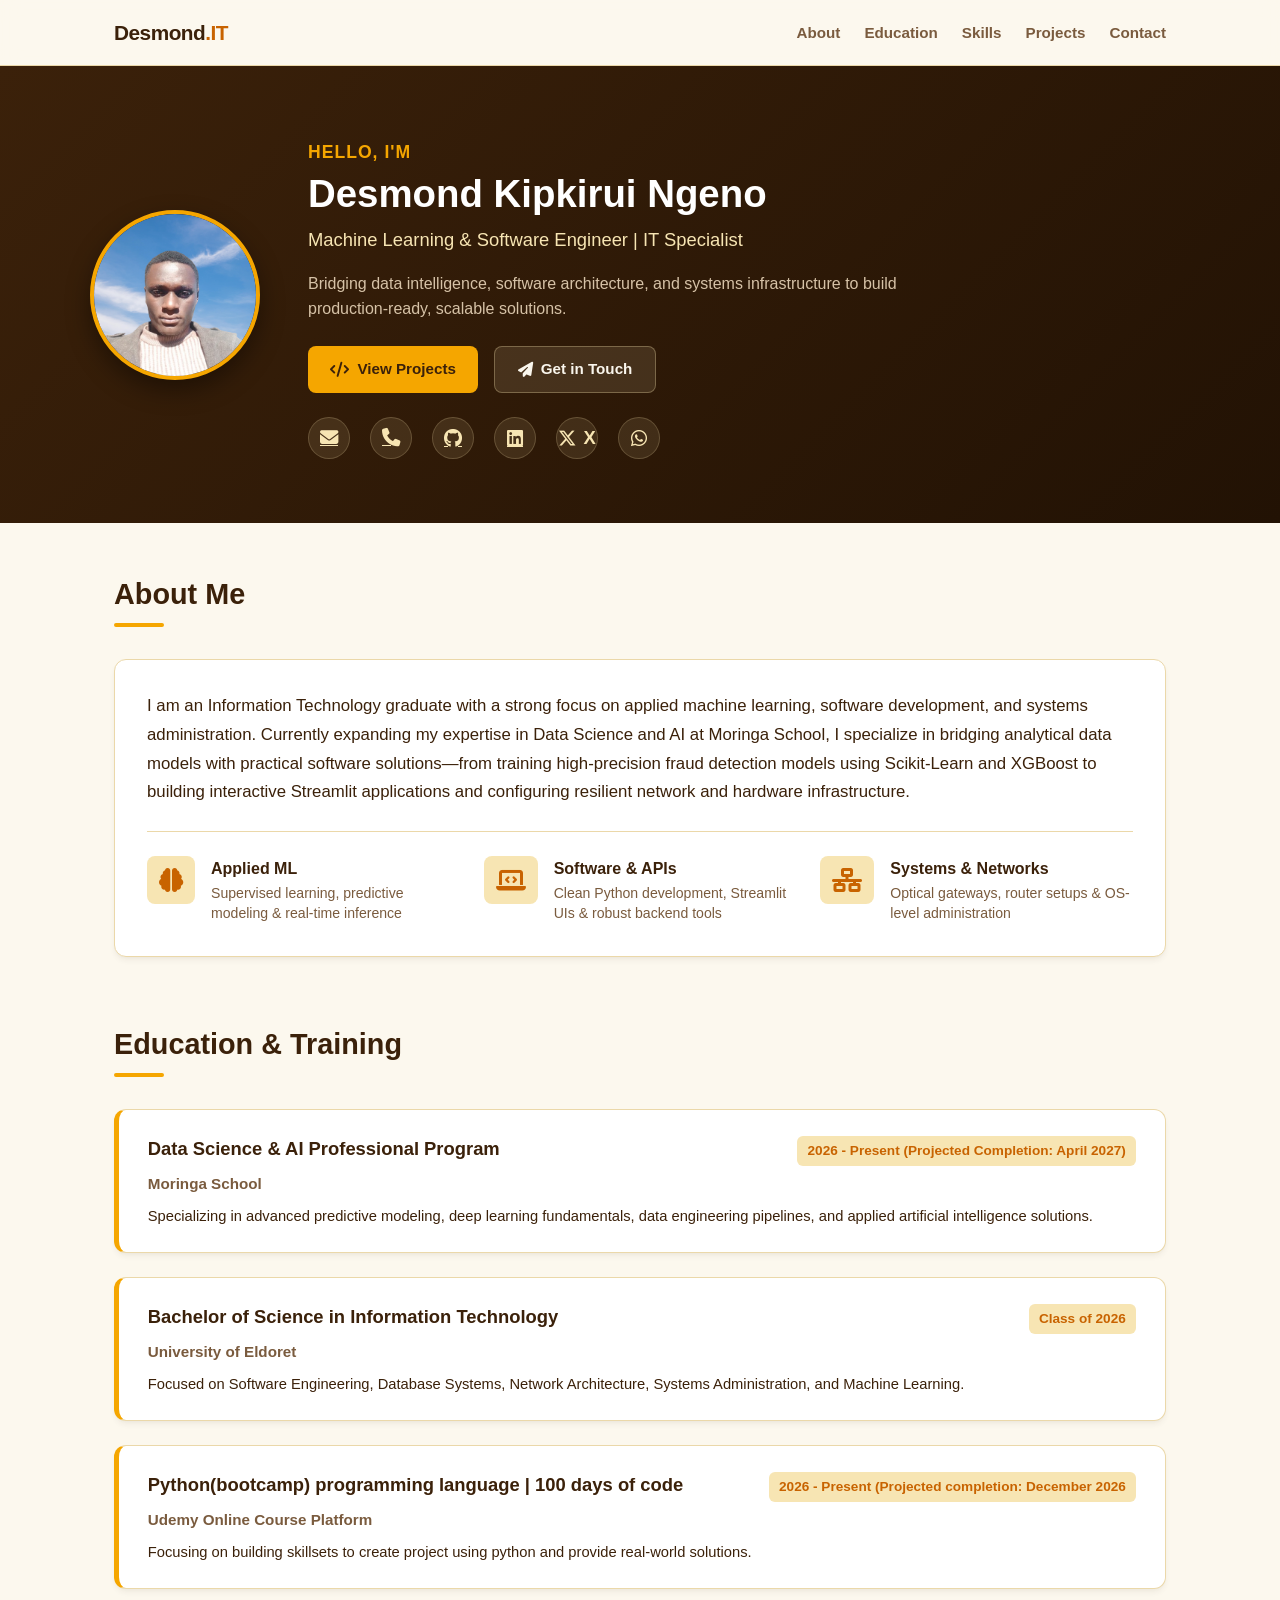
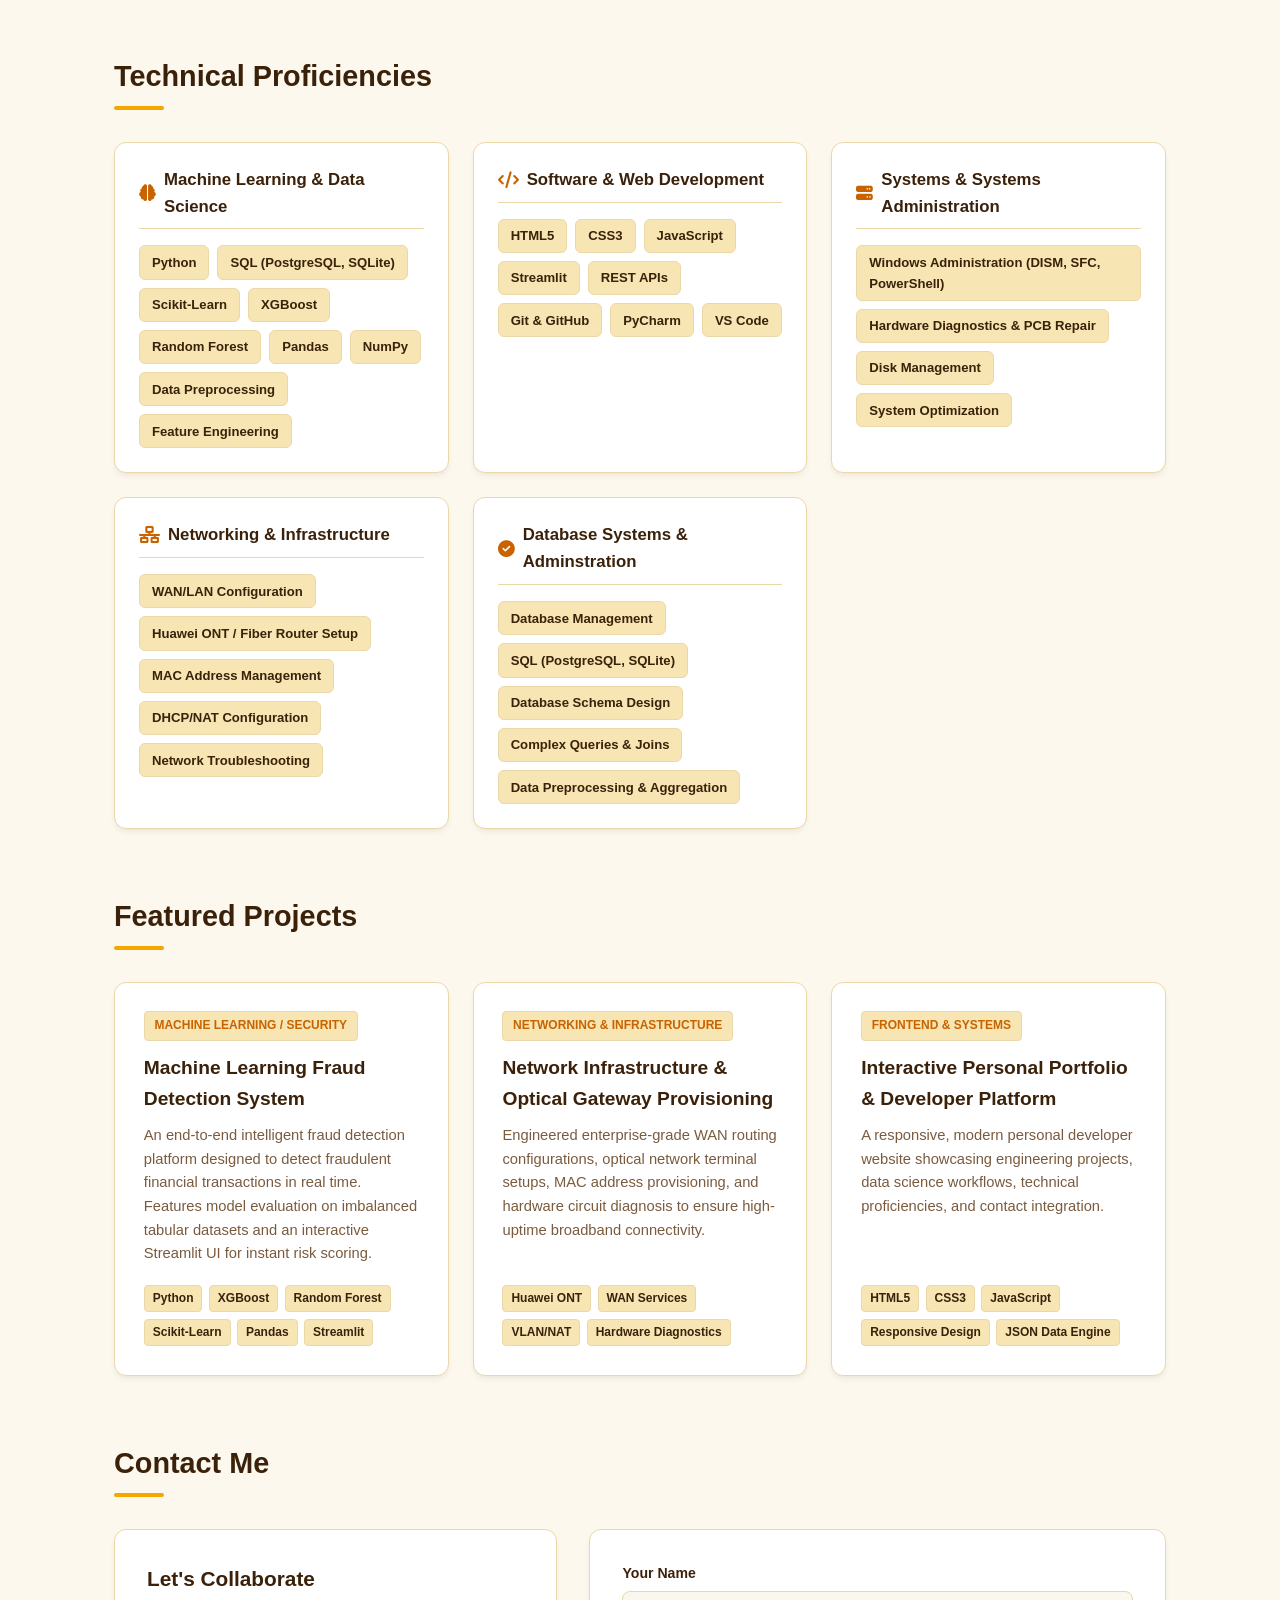
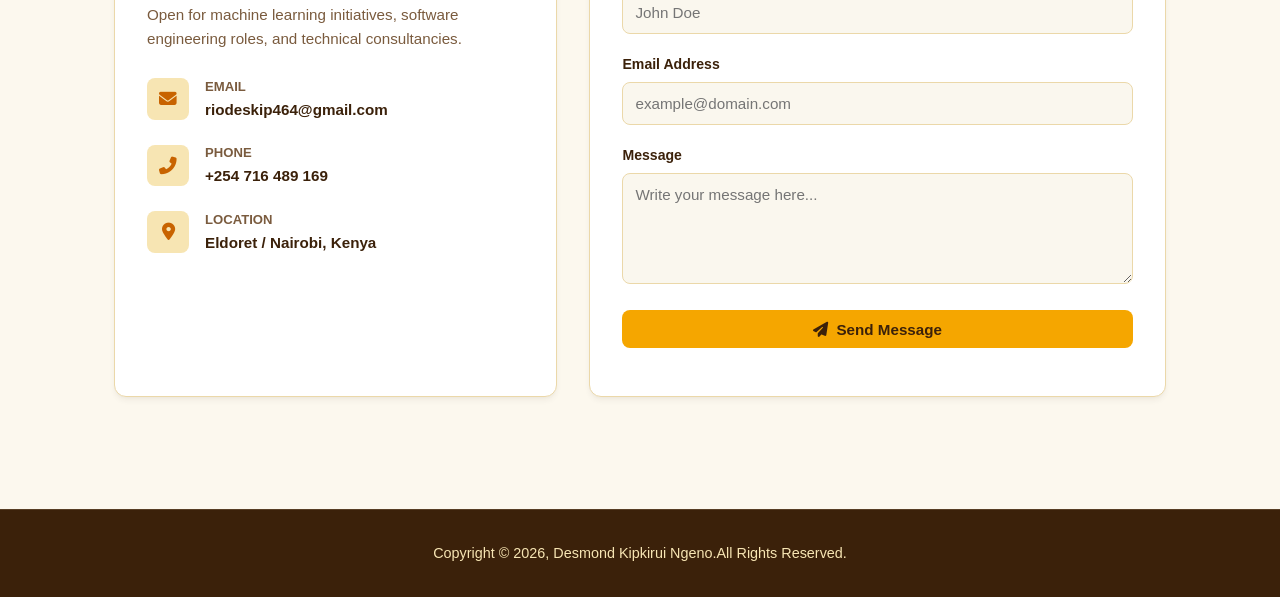
<file: index.html>
<!DOCTYPE html>
<html lang="en">
<head>
    <meta charset="UTF-8">
    <meta name="google8200dbfe7b9eb76c.html">
    <meta name="viewport" content="width=device-width, initial-scale=1.0">
    <title>Desmond Kipkirui Ngeno | Portfolio</title>
    <link rel="stylesheet" href="styles.css">
    <link rel="stylesheet" href="https://cdnjs.cloudflare.com/ajax/libs/font-awesome/6.4.0/css/all.min.css">
    <link rel="icon" type="image/png" href="favicon1.jpg">
    <script defer src="script.js"></script>
</head>
<body>
    <nav class="navbar">
        <div class="nav-container">
            <a href="#" class="nav-logo">Desmond<span>.IT</span></a>
            <ul class="nav-links">
                <li><a href="#about" class="nav-btn nav-btn-about">About</a></li>
                <li><a href="#education" class="nav-btn nav-btn-education">Education</a></li>
                <li><a href="#skills" class="nav-btn nav-btn-skills">Skills</a></li>
                <li><a href="#projects" class="nav-btn nav-btn-projects">Projects</a></li>
                <li><a href="#contact" class="nav-btn nav-btn-contact">Contact</a></li>
            </ul>
            <div class="nav-toggle" id="mobile-menu">
                <i class="fas fa-bars"></i>
            </div>
        </div>
    </nav>

    <header class="hero">
        <div class="hero-container">
            <div class="profile-wrapper">
                <img src="riodes.png" alt="Desmond Kipkirui Ngeno" class="profile-image">
            </div>
            <div class="hero-content">
                <p class="hero-intro">Hello, I'm</p>
                <h1 class="hero-name">Desmond Kipkirui Ngeno</h1>
                <h2 class="hero-title">Machine Learning & Software Engineer | IT Specialist</h2>
                <p class="hero-tagline">
                    Bridging data intelligence, software architecture, and systems infrastructure to build production-ready, scalable solutions.
                </p>
                <div class="hero-cta">
                    <a href="#projects" class="btn btn-primary"><i class="fas fa-code"></i> View Projects</a>
                    <a href="#contact" class="btn btn-secondary"><i class="fas fa-paper-plane"></i> Get in Touch</a>
                </div>
                <div class="hero-socials">
                    <a href="mailto:riodeskip464@gmail.com" title="Email"><i class="fas fa-envelope"></i></a>
                    <a href="tel:+254716489169" title="Phone"><i class="fas fa-phone"></i></a>
                    <a href="https://github.com/Riodes7" target="_blank" rel="noopener noreferrer" title="GitHub"><i class="fab fa-github"></i></a>
                    <a href="https://www.linkedin.com/in/riodes-kipkirui-00b726313" target="_blank" rel="noopener noreferrer" title="LinkedIn"><i class="fab fa-linkedin"></i></a>
                    <a href="https://x.com/KipkiruiRiodes" target="_blank" rel="noopener noreferrer" class="social-btn">
                        <i class="fab fa-x-twitter"></i> X
                    </a>
                    <a href="https://wa.me/254716489169" target="_blank" rel="noopener noreferrer" class="social-btn">
                        <i class="fab fa-whatsapp"></i>
                    </a>
                </div>
            </div>
        </div>
    </header>

    <main class="main-content">
        <!-- About Section -->
        <section id="about" class="section">
            <div class="section-title">
                <h2>About Me</h2>
                <div class="underline"></div>
            </div>
            <div class="about-card">
                <p id="about-text">
                    Loading bio...
                </p>
                <div class="about-highlights">
                    <div class="highlight-item">
                        <i class="fas fa-brain"></i>
                        <div>
                            <h4>Applied ML</h4>
                            <p>Supervised learning, predictive modeling & real-time inference</p>
                        </div>
                    </div>
                    <div class="highlight-item">
                        <i class="fas fa-laptop-code"></i>
                        <div>
                            <h4>Software & APIs</h4>
                            <p>Clean Python development, Streamlit UIs & robust backend tools</p>
                        </div>
                    </div>
                    <div class="highlight-item">
                        <i class="fas fa-network-wired"></i>
                        <div>
                            <h4>Systems & Networks</h4>
                            <p>Optical gateways, router setups & OS-level administration</p>
                        </div>
                    </div>
                </div>
            </div>
        </section>

        <!-- Education & Continuous Learning Section -->
        <section id="education" class="section">
            <div class="section-title">
                <h2>Education & Training</h2>
                <div class="underline"></div>
            </div>
            <div class="education-timeline" id="education-container">
                <!-- Dynamically loaded via data.json or fallback -->
            </div>
        </section>

        <!-- Technical Skills Section -->
        <section id="skills" class="section">
            <div class="section-title">
                <h2>Technical Proficiencies</h2>
                <div class="underline"></div>
            </div>
            <div class="skills-grid" id="skills-container">
                <!-- Dynamic categories loaded via data.json -->
            </div>
        </section>

        <!-- Projects Section -->
        <section id="projects" class="section">
            <div class="section-title">
                <h2>Featured Projects</h2>
                <div class="underline"></div>
            </div>
            <div class="projects-grid" id="projects-container">
                <!-- Dynamic project cards loaded via data.json -->
            </div>
        </section>

        <!-- Contact Section -->
        <section id="contact" class="section">
            <div class="section-title">
                <h2>Contact Me</h2>
                <div class="underline"></div>
            </div>
            <div class="contact-wrapper">
                <div class="contact-info">
                    <h3>Let's Collaborate</h3>
                    <p>Open for machine learning initiatives, software engineering roles, and technical consultancies.</p>
                    <div class="info-list">
                        <div class="info-item">
                            <i class="fas fa-envelope"></i>
                            <div>
                                <strong>Email</strong>
                                <a href="mailto:riodeskip464@gmail.com">riodeskip464@gmail.com</a>
                            </div>
                        </div>
                        <div class="info-item">
                            <i class="fas fa-phone-alt"></i>
                            <div>
                                <strong>Phone</strong>
                                <a href="tel:+254716489169">+254 716 489 169</a>
                            </div>
                        </div>
                        <div class="info-item">
                            <i class="fas fa-map-marker-alt"></i>
                            <div>
                                <strong>Location</strong>
                                <span>Eldoret / Nairobi, Kenya</span>
                            </div>
                        </div>
                    </div>
                </div>

                <form id="contact-form" class="contact-form">
                    <div class="form-group">
                        <label for="name">Your Name</label>
                        <input type="text" id="name" placeholder="John Doe" required>
                    </div>
                    <div class="form-group">
                        <label for="email">Email Address</label>
                        <input type="email" id="email" placeholder="example@domain.com" required>
                    </div>
                    <div class="form-group">
                        <label for="message">Message</label>
                        <textarea id="message" rows="5" placeholder="Write your message here..." required></textarea>
                    </div>
                    <button type="submit" class="btn btn-primary btn-block">
                        <i class="fas fa-paper-plane"></i> Send Message
                    </button>
                    <p id="form-status" class="form-status"></p>
                </form>
            </div>
        </section>
    </main>

    <footer>
        <div class="footer-container">
            <p>Copyright &copy; 2026, Desmond Kipkirui Ngeno.All Rights Reserved.</p>
        </div>
    </footer>
</body>
</html>
</file>
<file: styles.css>
:root {
    /* Palette Mappings */
    --palette-cream: #F7E5B3;
    --palette-gold: #F5A600;
    --palette-rust: #C86300;
    --palette-espresso: #3B210A;

    /* Semantic Variables */
    --primary: #F5A600;
    --primary-dark: #C86300;
    --primary-light: #F7E5B3;
    --secondary: #3B210A;
    --accent: #C86300;

    --bg-main: #FCF8EE;
    --card-bg: #FFFFFF;
    --text-main: #3B210A;
    --text-muted: #7A5B3E;
    --border-color: #EBD8A9;

    --radius: 12px;
    --shadow: 0 4px 6px -1px rgba(59, 33, 10, 0.06), 0 2px 4px -2px rgba(59, 33, 10, 0.04);
    --shadow-hover: 0 12px 20px -3px rgba(59, 33, 10, 0.12), 0 4px 6px -4px rgba(59, 33, 10, 0.06);
    --transition: all 0.25s ease-in-out;
}

* {
    margin: 0;
    padding: 0;
    box-sizing: border-box;
    font-family: -apple-system, BlinkMacSystemFont, 'Segoe UI', Roboto, Helvetica, Arial, sans-serif;
}

html {
    scroll-behavior: smooth;
}

body {
    background-color: var(--bg-main);
    color: var(--text-main);
    line-height: 1.6;
}

/* Navbar */
.navbar {
    position: sticky;
    top: 0;
    background: rgba(252, 248, 238, 0.95);
    backdrop-filter: blur(10px);
    border-bottom: 1px solid var(--border-color);
    z-index: 1000;
}

.nav-container {
    max-width: 1100px;
    margin: 0 auto;
    padding: 1rem 1.5rem;
    display: flex;
    justify-content: space-between;
    align-items: center;
}

.nav-logo {
    font-size: 1.3rem;
    font-weight: 700;
    color: var(--secondary);
    text-decoration: none;
    letter-spacing: -0.5px;
}

.nav-logo span {
    color: var(--primary-dark);
}

.nav-links {
    display: flex;
    list-style: none;
    gap: 1.5rem;
    align-items: center;
}

.nav-links li a {
    text-decoration: none;
    color: var(--text-muted);
    font-weight: 600;
    font-size: 0.95rem;
    transition: var(--transition);
}

.nav-links li a:hover {
    color: var(--primary-dark);
}

.nav-toggle {
    display: none;
    cursor: pointer;
    font-size: 1.25rem;
    color: var(--secondary);
}

/* Hero Section */
.hero {
    background: linear-gradient(135deg, #3B210A 0%, #221204 100%);
    color: #FAF6ED;
    padding: 4.5rem 1.5rem 4rem;
}

.hero-container {
    max-width: 1100px;
    margin: 0 auto;
    display: flex;
    align-items: center;
    gap: 3rem;
    flex-wrap: wrap;
}

.profile-wrapper {
    flex-shrink: 0;
}

.profile-image {
    width: 170px;
    height: 170px;
    border-radius: 50%;
    object-fit: cover;
    border: 4px solid var(--palette-gold);
    box-shadow: 0 10px 25px rgba(0, 0, 0, 0.4);
}

.hero-content {
    flex: 1;
    min-width: 280px;
}

.hero-intro {
    color: var(--palette-gold);
    font-size: 1.1rem;
    font-weight: 700;
    margin-bottom: 0.3rem;
    text-transform: uppercase;
    letter-spacing: 1px;
}

.hero-name {
    font-size: 2.4rem;
    font-weight: 800;
    line-height: 1.2;
    margin-bottom: 0.5rem;
    color: #FFFFFF;
}

.hero-title {
    font-size: 1.15rem;
    font-weight: 500;
    color: var(--palette-cream);
    margin-bottom: 1rem;
}

.hero-tagline {
    font-size: 1rem;
    color: #D6C2A7;
    max-width: 620px;
    margin-bottom: 1.5rem;
}

.hero-cta {
    display: flex;
    gap: 1rem;
    margin-bottom: 1.5rem;
    flex-wrap: wrap;
}

.btn {
    display: inline-flex;
    align-items: center;
    gap: 0.5rem;
    padding: 0.65rem 1.4rem;
    border-radius: 8px;
    font-weight: 600;
    font-size: 0.95rem;
    text-decoration: none;
    transition: var(--transition);
    border: none;
    cursor: pointer;
}

.btn-primary {
    background-color: var(--palette-gold);
    color: var(--palette-espresso);
}

.btn-primary:hover {
    background-color: #E09800;
    color: #FFFFFF;
    transform: translateY(-2px);
}

.btn-secondary {
    background-color: rgba(247, 229, 179, 0.12);
    color: #FAF6ED;
    border: 1px solid rgba(247, 229, 179, 0.3);
}

.btn-secondary:hover {
    background-color: rgba(247, 229, 179, 0.22);
    border-color: var(--palette-gold);
    transform: translateY(-2px);
}

.hero-socials {
    display: flex;
    gap: 1.25rem;
}

.hero-socials a {
    display: inline-flex;
    align-items: center;
    justify-content: center;
    width: 42px;
    height: 42px;
    border-radius: 50%;
    background: rgba(247, 229, 179, 0.1);
    border: 1px solid rgba(247, 229, 179, 0.2);
    color: var(--palette-cream);
    font-size: 1.15rem;
    transition: var(--transition);
}

.hero-socials a:hover {
    background: var(--palette-gold);
    color: var(--palette-espresso);
    border-color: var(--palette-gold);
    transform: translateY(-3px);
    box-shadow: 0 4px 12px rgba(245, 166, 0, 0.4);
}

/* Main Content & Sections */
.main-content {
    max-width: 1100px;
    margin: 0 auto;
    padding: 3rem 1.5rem;
}

.section {
    margin-bottom: 4rem;
}

.section-title {
    margin-bottom: 2rem;
}

.section-title h2 {
    font-size: 1.8rem;
    font-weight: 800;
    color: var(--secondary);
}

.section-title .underline {
    width: 50px;
    height: 4px;
    background: var(--primary);
    border-radius: 2px;
    margin-top: 0.4rem;
}

/* About Card */
.about-card {
    background: var(--card-bg);
    border: 1px solid var(--border-color);
    border-radius: var(--radius);
    padding: 2rem;
    box-shadow: var(--shadow);
}

.about-card p {
    font-size: 1.05rem;
    color: var(--text-main);
    line-height: 1.7;
    margin-bottom: 1.5rem;
}

.about-highlights {
    display: grid;
    grid-template-columns: repeat(auto-fit, minmax(240px, 1fr));
    gap: 1.5rem;
    margin-top: 1.5rem;
    border-top: 1px solid var(--border-color);
    padding-top: 1.5rem;
}

.highlight-item {
    display: flex;
    align-items: flex-start;
    gap: 1rem;
}

.highlight-item i {
    font-size: 1.5rem;
    color: var(--palette-rust);
    background: var(--palette-cream);
    padding: 0.75rem;
    border-radius: 8px;
}

.highlight-item h4 {
    font-size: 1rem;
    color: var(--secondary);
    margin-bottom: 0.2rem;
}

.highlight-item p {
    font-size: 0.88rem;
    color: var(--text-muted);
    margin: 0;
    line-height: 1.4;
}

/* Education Timeline */
.education-timeline {
    display: flex;
    flex-direction: column;
    gap: 1.5rem;
}

.edu-card {
    background: var(--card-bg);
    border: 1px solid var(--border-color);
    border-left: 5px solid var(--palette-gold);
    border-radius: var(--radius);
    padding: 1.5rem 1.8rem;
    box-shadow: var(--shadow);
    transition: var(--transition);
}

.edu-card:hover {
    box-shadow: var(--shadow-hover);
    transform: translateY(-2px);
}

.edu-header {
    display: flex;
    justify-content: space-between;
    align-items: baseline;
    flex-wrap: wrap;
    margin-bottom: 0.4rem;
}

.edu-degree {
    font-size: 1.15rem;
    font-weight: 700;
    color: var(--secondary);
}

.edu-period {
    font-size: 0.85rem;
    font-weight: 700;
    color: var(--palette-rust);
    background: var(--palette-cream);
    padding: 0.25rem 0.65rem;
    border-radius: 6px;
}

.edu-institution {
    font-size: 0.95rem;
    font-weight: 600;
    color: var(--text-muted);
    margin-bottom: 0.5rem;
}

.edu-details {
    font-size: 0.92rem;
    color: var(--text-main);
}

/* Skills Grid */
.skills-grid {
    display: grid;
    grid-template-columns: repeat(auto-fit, minmax(280px, 1fr));
    gap: 1.5rem;
}

.skill-category-card {
    background: var(--card-bg);
    border: 1px solid var(--border-color);
    border-radius: var(--radius);
    padding: 1.5rem;
    box-shadow: var(--shadow);
}

.skill-category-card h3 {
    font-size: 1.05rem;
    color: var(--secondary);
    margin-bottom: 1rem;
    border-bottom: 1px solid var(--border-color);
    padding-bottom: 0.5rem;
    display: flex;
    align-items: center;
    gap: 0.5rem;
}

.skill-category-card h3 i {
    color: var(--palette-rust);
}

.tags-list {
    display: flex;
    flex-wrap: wrap;
    gap: 0.5rem;
}

.tag {
    background: var(--palette-cream);
    color: var(--palette-espresso);
    font-size: 0.82rem;
    font-weight: 600;
    padding: 0.35rem 0.75rem;
    border-radius: 6px;
    border: 1px solid #EBD8A9;
}

/* Projects Grid */
.projects-grid {
    display: grid;
    grid-template-columns: repeat(auto-fit, minmax(320px, 1fr));
    gap: 1.5rem;
}

.project-card {
    background: var(--card-bg);
    border: 1px solid var(--border-color);
    border-radius: var(--radius);
    padding: 1.8rem;
    box-shadow: var(--shadow);
    display: flex;
    flex-direction: column;
    transition: var(--transition);
}

.project-card:hover {
    box-shadow: var(--shadow-hover);
    transform: translateY(-3px);
}

.project-badge {
    align-self: flex-start;
    font-size: 0.75rem;
    font-weight: 700;
    text-transform: uppercase;
    background: var(--palette-cream);
    color: var(--palette-rust);
    padding: 0.25rem 0.6rem;
    border-radius: 4px;
    margin-bottom: 0.8rem;
    border: 1px solid #EBD8A9;
}

.project-card h3 {
    font-size: 1.2rem;
    color: var(--secondary);
    margin-bottom: 0.6rem;
}

.project-card p {
    font-size: 0.92rem;
    color: var(--text-muted);
    flex-grow: 1;
    margin-bottom: 1.2rem;
    line-height: 1.6;
}

.project-tech {
    display: flex;
    flex-wrap: wrap;
    gap: 0.4rem;
    margin-top: auto;
}

.project-tech span {
    font-size: 0.75rem;
    background: var(--palette-cream);
    border: 1px solid #EBD8A9;
    color: var(--palette-espresso);
    padding: 0.2rem 0.5rem;
    border-radius: 4px;
    font-weight: 600;
}

/* Contact Wrapper */
.contact-wrapper {
    display: grid;
    grid-template-columns: 1fr 1.3fr;
    gap: 2rem;
}

.contact-info {
    background: var(--card-bg);
    border: 1px solid var(--border-color);
    border-radius: var(--radius);
    padding: 2rem;
    box-shadow: var(--shadow);
}

.contact-info h3 {
    font-size: 1.3rem;
    color: var(--secondary);
    margin-bottom: 0.5rem;
}

.contact-info > p {
    color: var(--text-muted);
    font-size: 0.95rem;
    margin-bottom: 1.5rem;
}

.info-list {
    display: flex;
    flex-direction: column;
    gap: 1.25rem;
}

.info-item {
    display: flex;
    align-items: center;
    gap: 1rem;
}

.info-item i {
    font-size: 1.1rem;
    color: var(--palette-rust);
    background: var(--palette-cream);
    padding: 0.75rem;
    border-radius: 8px;
    min-width: 42px;
    text-align: center;
}

.info-item strong {
    display: block;
    font-size: 0.82rem;
    text-transform: uppercase;
    color: var(--text-muted);
}

.info-item a, .info-item span {
    color: var(--text-main);
    text-decoration: none;
    font-weight: 600;
    font-size: 0.95rem;
}

.info-item a:hover {
    color: var(--palette-rust);
}

.social-links-block {
    margin-top: 1.5rem;
    padding-top: 1.2rem;
    border-top: 1px solid var(--border-color);
}

.social-links-block h4 {
    font-size: 0.95rem;
    color: var(--secondary);
    margin-bottom: 0.8rem;
    font-weight: 600;
}

.social-buttons {
    display: flex;
    flex-wrap: wrap;
    gap: 0.6rem;
}

.social-btn {
    display: inline-flex;
    align-items: center;
    gap: 0.45rem;
    padding: 0.45rem 0.85rem;
    border-radius: 6px;
    background: var(--palette-cream);
    border: 1px solid var(--border-color);
    color: var(--palette-espresso);
    text-decoration: none;
    font-size: 0.82rem;
    font-weight: 600;
    transition: var(--transition);
}

.social-btn:hover {
    background: var(--palette-gold);
    color: var(--palette-espresso);
    border-color: var(--palette-gold);
    transform: translateY(-2px);
}

.contact-form {
    background: var(--card-bg);
    border: 1px solid var(--border-color);
    border-radius: var(--radius);
    padding: 2rem;
    box-shadow: var(--shadow);
}

.form-group {
    margin-bottom: 1.2rem;
}

.form-group label {
    display: block;
    font-size: 0.88rem;
    font-weight: 600;
    color: var(--text-main);
    margin-bottom: 0.4rem;
}

.form-group input, .form-group textarea {
    width: 100%;
    padding: 0.75rem;
    border: 1px solid var(--border-color);
    border-radius: 8px;
    font-size: 0.95rem;
    color: var(--text-main);
    outline: none;
    transition: var(--transition);
    background: #FAF7EE;
}

.form-group input:focus, .form-group textarea:focus {
    border-color: var(--palette-gold);
    box-shadow: 0 0 0 3px rgba(245, 166, 0, 0.2);
}

.btn-block {
    width: 100%;
    justify-content: center;
}

.form-status {
    margin-top: 1rem;
    font-weight: 600;
    font-size: 0.9rem;
    text-align: center;
}

/* Footer */
footer {
    background: var(--palette-espresso);
    color: var(--palette-cream);
    text-align: center;
    padding: 2rem 1.5rem;
    font-size: 0.9rem;
    border-top: 1px solid rgba(247, 229, 179, 0.15);
}

/* Responsive */
@media (max-width: 850px) {
    .hero-container {
        flex-direction: column;
        text-align: center;
        gap: 1.5rem;
    }

    .hero-cta {
        justify-content: center;
    }

    .hero-socials {
        justify-content: center;
    }

    .contact-wrapper {
        grid-template-columns: 1fr;
    }
}

@media (max-width: 650px) {
    .nav-links {
        display: none;
    }

    .nav-links.active {
        display: flex;
        flex-direction: column;
        position: absolute;
        top: 100%;
        left: 0;
        right: 0;
        background: #FAF7EE;
        padding: 1rem 1.5rem;
        border-bottom: 1px solid var(--border-color);
    }

    .nav-toggle {
        display: block;
    }
}
</file>
